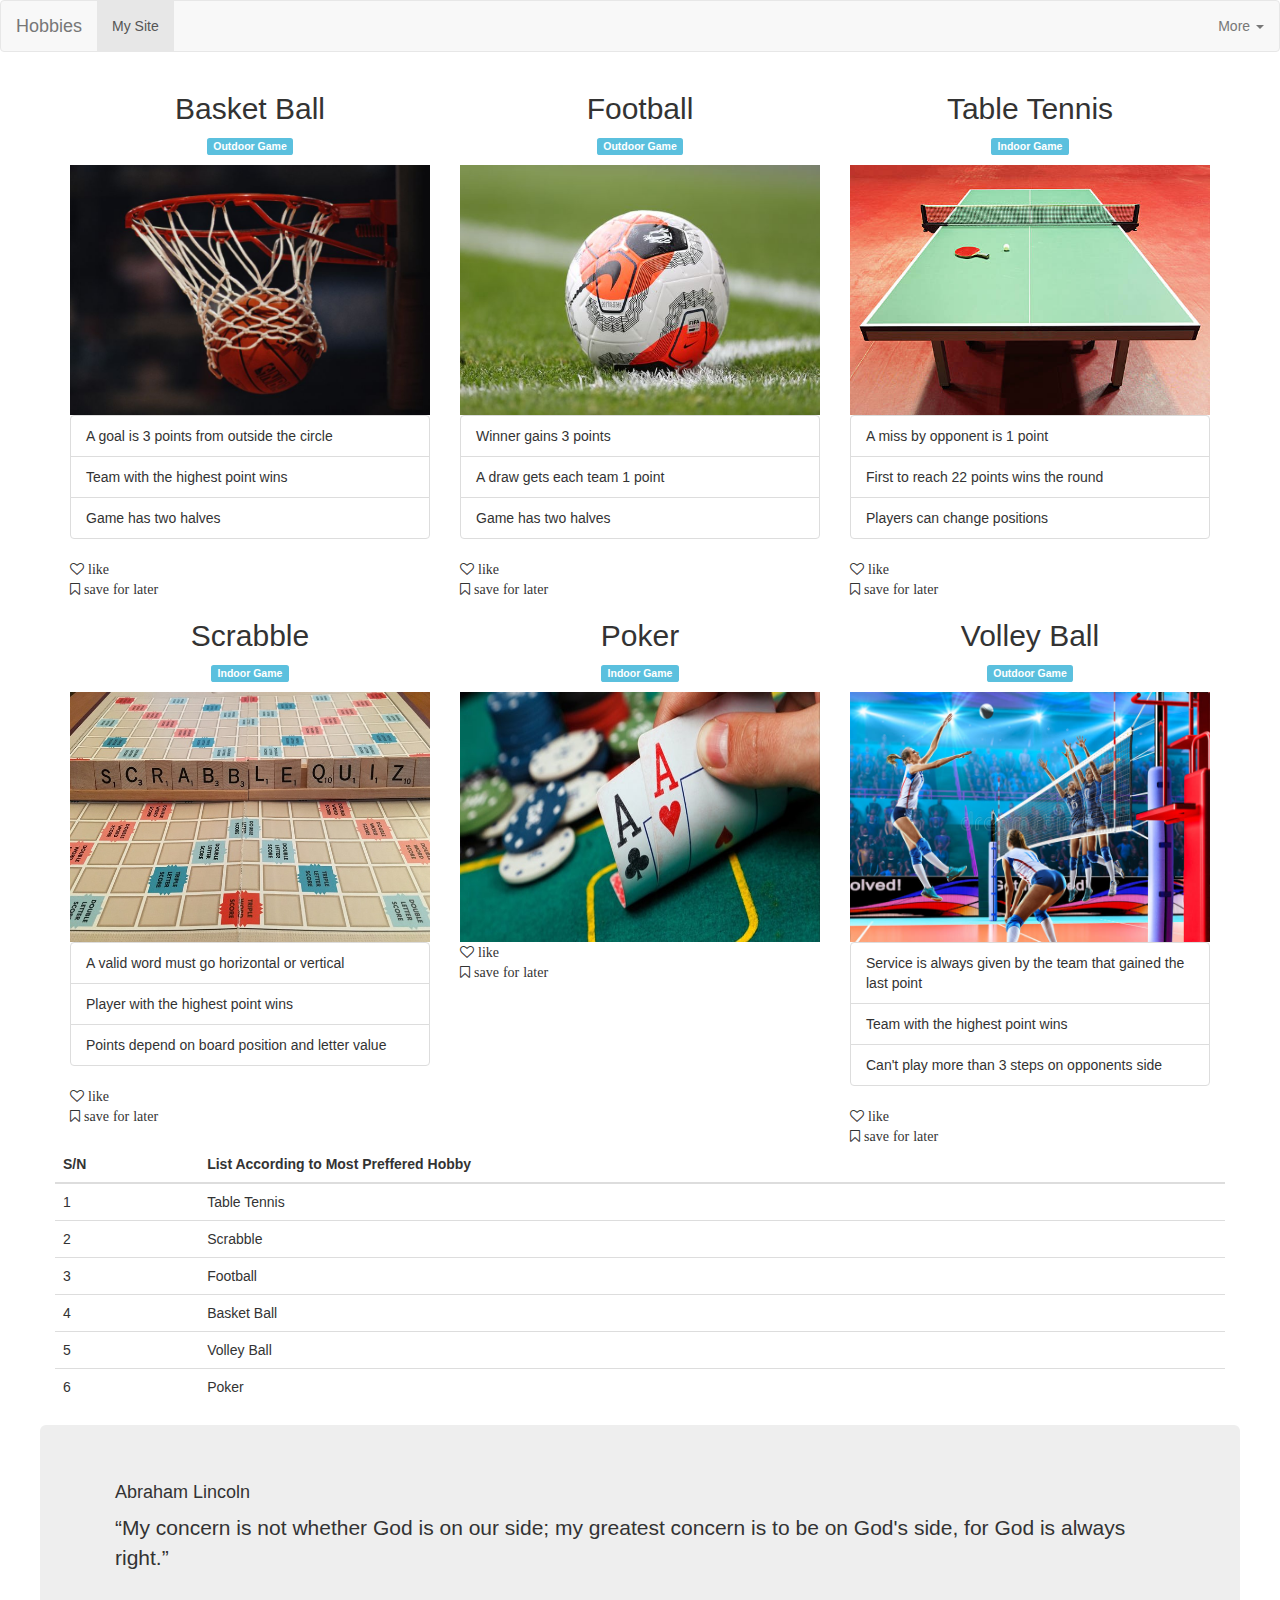
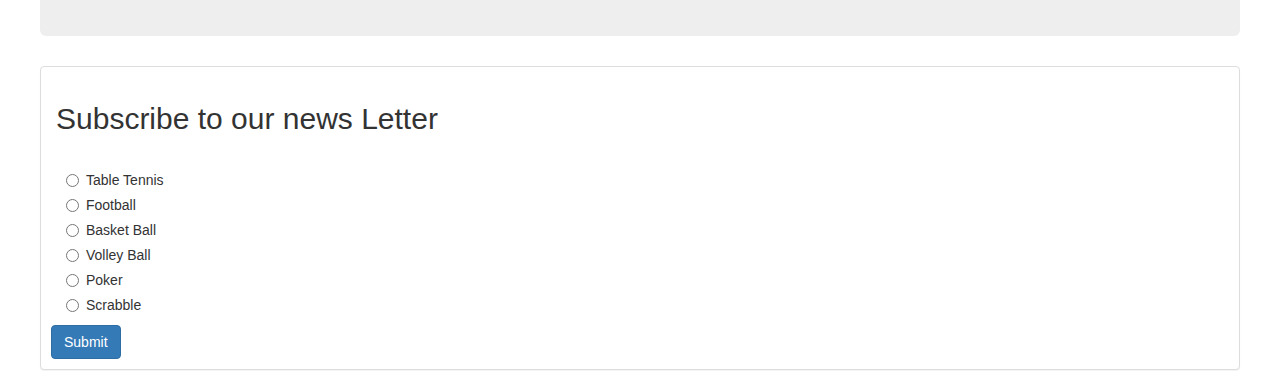
<file: index.html>
<!DOCTYPE html>
<html lang="">
  <head>
    <meta charset="utf-8" />
    <meta http-equiv="X-UA-Compatible" content="IE=edge" />
    <meta name="viewport" content="width=device-width, initial-scale=1" />
    <title>Title Page</title>

    <!-- Bootstrap CSS -->
    <link
      href="https://maxcdn.bootstrapcdn.com/bootstrap/3.3.7/css/bootstrap.min.css"
      rel="stylesheet"
    />
    <link
      href="css/style.css"
      rel="stylesheet"
    />
    <link rel="stylesheet" href="https://cdnjs.cloudflare.com/ajax/libs/font-awesome/4.7.0/css/font-awesome.min.css">

  </head>
  <body>
    <nav class="navbar navbar-default" role="navigation">
      <!-- Brand and toggle get grouped for better mobile display -->
      <div class="navbar-header">
        <button
          type="button"
          class="navbar-toggle"
          data-toggle="collapse"
          data-target=".navbar-ex1-collapse"
        >
          <span class="sr-only">Toggle navigation</span>
          <span class="icon-bar"></span>
          <span class="icon-bar"></span>
          <span class="icon-bar"></span>
        </button>
        <a class="navbar-brand" href="#">Hobbies</a>
      </div>

      <!-- Collect the nav links, forms, and other content for toggling -->
      <div class="collapse navbar-collapse navbar-ex1-collapse">
        <ul class="nav navbar-nav">
          <li class="active"><a href="#">My Site</a></li>
        </ul>

        <ul class="nav navbar-nav navbar-right">
          <li class="dropdown">
            <a href="#" class="dropdown-toggle" data-toggle="dropdown">More <b class="caret"></b></a>
            <ul class="dropdown-menu">
              <li><a href="about.html">About</a></li>
              <li><a href="contact.html">Contact</a></li>
              <li><a href="saveforlater.html">Save for later</a></li>
            </ul>
          </li>
        </ul>
    
      </div>
      <!-- /.navbar-collapse -->
    </nav>

    <div class="container">
      <div class="row">
        <div class="col-xs-4 col-sm-4 col-md-4 col-lg-4">
          <h2 class="text-center">Basket Ball</h2>
          <p class="text-center">
            <span class="label label-info">Outdoor Game</span>
          </p>
          <img
            class="img img-responsive"
            style="width: 400px; height: 250px;"
            src="img/basketball.jpg"
          />
          
          <ul class="list-group">
              <li class="list-group-item">A goal is 3 points from outside the circle</li>
              <li class="list-group-item">Team with the highest point wins</li>
              <li class="list-group-item">Game has two halves</li>
          </ul>
          <div>
            <i class="fa fa-heart-o"> like</i>
          </div>
          <div>
            <i class="fa fa-bookmark-o"> save for later</i>
          </div>
          
          
        </div>
        <div class="col-xs-4 col-sm-4 col-md-4 col-lg-4">
          <h2 class="text-center">Football</h2>
          <p class="text-center">
            <span class="label label-info">Outdoor Game</span>
          </p>
          <img
            class="img img-responsive"
            style="width: 400px; height: 250px;"
            src="img/football.jpg"
          />
          <ul class="list-group">
            <li class="list-group-item">Winner gains 3 points</li>
            <li class="list-group-item">A draw gets each team 1 point</li>
            <li class="list-group-item">Game has two halves</li>
        </ul>
        <div>
          <i class="fa fa-heart-o"> like</i>
        </div>
        <div>
          <i class="fa fa-bookmark-o"> save for later</i>
        </div>
        </div>
        <div class="col-xs-4 col-sm-4 col-md-4 col-lg-4">
          <h2 class="text-center">Table Tennis</h2>
          <p class="text-center">
            <span class="label label-info">Indoor Game</span>
          </p>
          <img
            class="img img-responsive"
            style="width: 400px; height: 250px;"
            src="img/tabletennis.jpg"
          />
          <ul class="list-group">
            <li class="list-group-item">A miss by opponent is 1 point</li>
            <li class="list-group-item">First to reach 22 points wins the round</li>
            <li class="list-group-item">Players can change positions</li>
        </ul>
        <div>
          <i class="fa fa-heart-o"> like</i>
        </div>
        <div>
          <i class="fa fa-bookmark-o"> save for later</i>
        </div>
        </div>
        <div class="col-xs-4 col-sm-4 col-md-4 col-lg-4">
          <h2 class="text-center">Scrabble</h2>
          <p class="text-center">
            <span class="label label-info">Indoor Game</span>
          </p>
          <img
            class="img img-responsive"
            style="width: 400px; height: 250px;"
            src="img/scrabble.jpg"
          />
          <ul class="list-group">
            <li class="list-group-item">A valid word must go horizontal or vertical</li>
            <li class="list-group-item">Player with the highest point wins</li>
            <li class="list-group-item">Points depend on board position and letter value</li>
        </ul>
        <div>
          <i class="fa fa-heart-o"> like</i>
        </div>
        <div>
          <i class="fa fa-bookmark-o"> save for later</i>
        </div>
        </div>
        <div class="col-xs-4 col-sm-4 col-md-4 col-lg-4">
          <h2 class="text-center">Poker</h2>
          <p class="text-center">
            <span class="label label-info">Indoor Game</span>
          </p>
          <img
            class="img img-responsive"
            style="width: 400px; height: 250px;"
            src="img/poker.jpeg"
          />
          <div>
            <i class="fa fa-heart-o"> like</i>
          </div>
          <div>
            <i class="fa fa-bookmark-o"> save for later</i>
          </div>
        </div>
        <div class="col-xs-4 col-sm-4 col-md-4 col-lg-4">
          <h2 class="text-center">Volley Ball</h2>
          <p class="text-center">
            <span class="label label-info">Outdoor Game</span>
          </p>
          <img
            class="img img-responsive"
            style="width: 400px; height: 250px;"
            src="img/volleyball.jpg"
          />
          <ul class="list-group">
            <li class="list-group-item">Service is always given by the team that gained the last point</li>
            <li class="list-group-item">Team with the highest point wins</li>
            <li class="list-group-item">Can't play more than 3 steps on opponents side</li>
          </ul>
          <div>
            <i class="fa fa-heart-o"> like</i>
          </div>
          <div>
            <i class="fa fa-bookmark-o"> save for later</i>
          </div>
        </div>
      </div>
      
      <div class="row">
          
          <div class="table-responsive">
              <table class="table table-hover">
                  <thead>
                      <tr>
                          <th>S/N</th>
                          <th>List According to Most Preffered Hobby</th>
                      </tr>
                  </thead>
                  <tbody>
                      <tr>
                          <td>1</td>
                          <td>Table Tennis</td>
                      </tr>
                      <tr>
                        <td>2</td>
                        <td>Scrabble</td>
                    </tr>
                    <tr>
                        <td>3</td>
                        <td>Football</td>
                    </tr>
                    <tr>
                        <td>4</td>
                        <td>Basket Ball</td>
                    </tr>
                    <tr>
                        <td>5</td>
                        <td>Volley Ball</td>
                    </tr>
                    <tr>
                        <td>6</td>
                        <td>Poker</td>
                    </tr>
                  </tbody>
              </table>
          </div>

          <div class="row">
              
              <div class="jumbotron">
                  <div class="container">
                      <h4> Abraham Lincoln</h4>
              
                      <p>
                        “My concern is not whether God is on our side; my greatest concern is to be on God's side, for God is always right.”
                      </p>
                  </div>
              </div>
              
          </div>
          
          <div class="row">
              
              <div class="panel panel-default">
                  <div class="panel-body">
                     <h2> Subscribe to our news Letter</h2>
                  </div>
                  
                  <form action=""  style="margin: 10px;" method="POST" role="form">
                     
                  <div class="radio">
                    <label>
                        <input type="radio" name="hobby" value="tabletennis">
                        Table Tennis
                    </label>
                </div>
                <div class="radio">
                  <label>
                      <input type="radio" name="hobby" value="football">
                      Football
                  </label>
              </div>
                <div class="radio">
                    <label>
                        <input type="radio" name="hobby" value="basketball">
                        Basket Ball
                    </label>
                </div>
                <div class="radio">
                    <label>
                        <input type="radio" name="hobby" value="volleyball">
                        Volley Ball
                    </label>
                </div>
                <div class="radio">
                    <label>
                        <input type="radio" name="hobby" value="poker">
                        Poker
                    </label>
                </div>
                <div class="radio">
                    <label>
                        <input type="radio" name="hobby" value="scrabble">
                        Scrabble
                    </label>
                </div>
                    
                  
                  
                      <button type="submit" class="btn btn-primary">Submit</button>
                  </form>
                  
              </div>
              
          </div>
          
          
      </div>
      
    </div>

    <!-- jQuery -->
    <script src="https://ajax.googleapis.com/ajax/libs/jquery/1.12.4/jquery.min.js"></script>
    
    <!-- Bootstrap JavaScript -->
    <script src="https://maxcdn.bootstrapcdn.com/bootstrap/3.3.7/js/bootstrap.min.js"></script>
    <script src="js/index.js"></script>
  </body>
</html>
</file>
<file: css/style.css>
.radio{
    margin-left: 15px;
}
</file>
